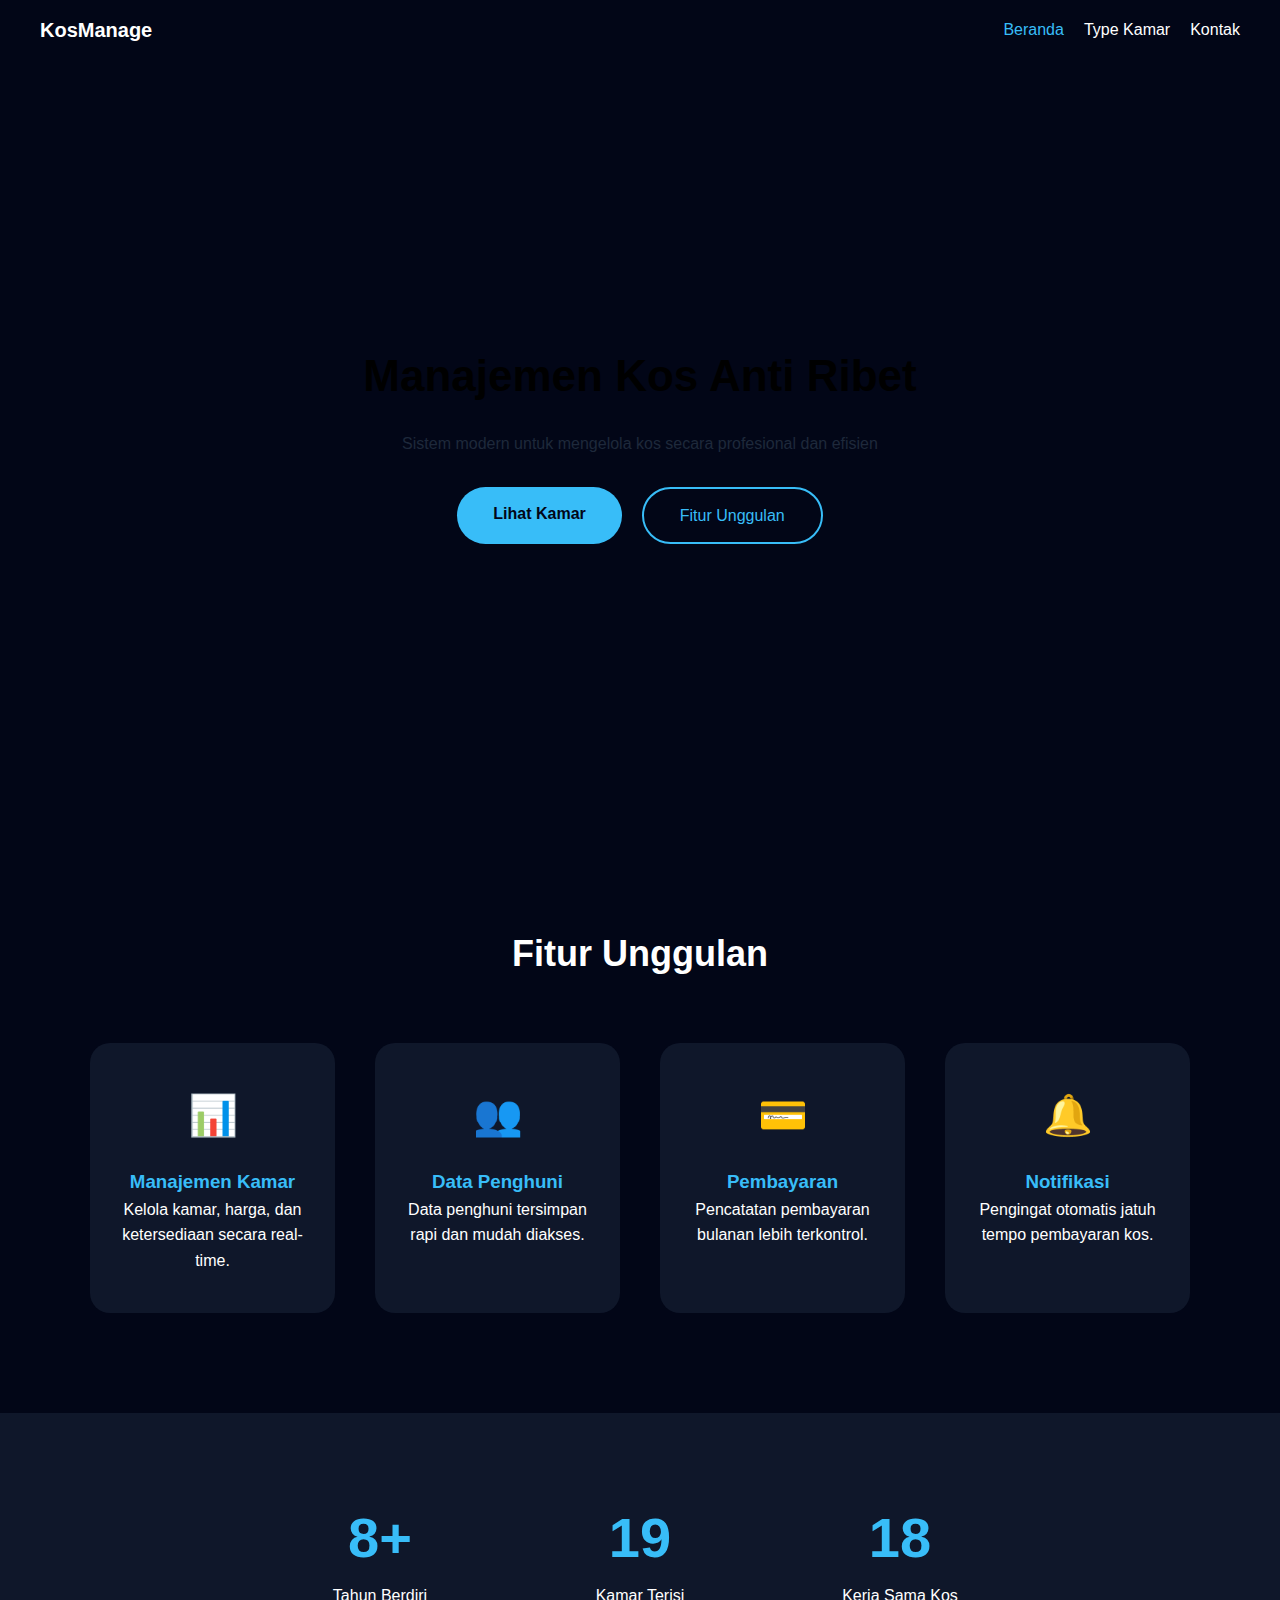
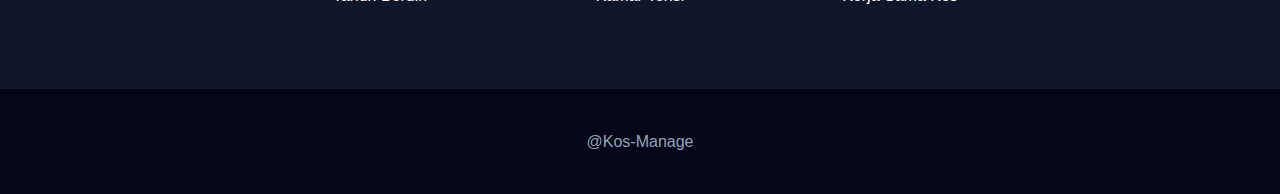
<file: index.html>
<!DOCTYPE html>
<html lang="id">
<head>
  <meta charset="UTF-8">
  <meta name="viewport" content="width=device-width, initial-scale=1.0">
  <title>KosManage</title>
  <link rel="stylesheet" href="style.css">
  <script src="script.js" defer></script>
</head>
<body>

<header class="nav">
  <h2>KosManage</h2>
  <div class="hamburger" onclick="toggleMenu()">
    <span></span><span></span><span></span>
  </div>
  <nav id="menu">
    <a class="active" href="index.html">Beranda</a>
    <a href="kamar.html">Type Kamar</a>
    <a href="kontak.html">Kontak</a>
  </nav>
</header>

<section class="hero"
  style="background-image:url('https://images.unsplash.com/photo-1522708323590-d24dbb6b0267');">
  <div class="hero-content">
    <h1 class="animated-title hero-title-dark">Manajemen Kos Anti Ribet</h1>
    <p class="hero-sub">Sistem modern untuk mengelola kos secara profesional dan efisien</p>
    
    <div class="hero-btn">
      <a href="kamar.html" class="btn-primary">Lihat Kamar</a>
      <a href="#fitur" class="btn-outline">Fitur Unggulan</a>
    </div>
  </div>
</section>

<section class="features" id="fitur">
  <h2 class="section-title">Fitur Unggulan</h2>

  <div class="feature-grid">
    <div class="feature-card">
      <span>📊</span>
      <h3>Manajemen Kamar</h3>
      <p>Kelola kamar, harga, dan ketersediaan secara real-time.</p>
    </div>
    <div class="feature-card">
      <span>👥</span>
      <h3>Data Penghuni</h3>
      <p>Data penghuni tersimpan rapi dan mudah diakses.</p>
    </div>
    <div class="feature-card">
      <span>💳</span>
      <h3>Pembayaran</h3>
      <p>Pencatatan pembayaran bulanan lebih terkontrol.</p>
    </div>
    <div class="feature-card">
      <span>🔔</span>
      <h3>Notifikasi</h3>
      <p>Pengingat otomatis jatuh tempo pembayaran kos.</p>
    </div>
  </div>
</section>

<section class="stats">
  <div class="stat-box">
    <h2 class="counter" data-target="8">0</h2>
    <p>Tahun Berdiri</p>
  </div>
  <div class="stat-box">
    <h2 class="counter" data-target="50">0</h2>
    <p>Kamar Terisi</p>
  </div>
  <div class="stat-box">
    <h2 class="counter" data-target="25">0</h2>
    <p>Kerja Sama Kos</p>
  </div>
</section>

<footer class="footer">
  <p>@Kos-Manage</p>
</footer>

</body>
</html>
</file>
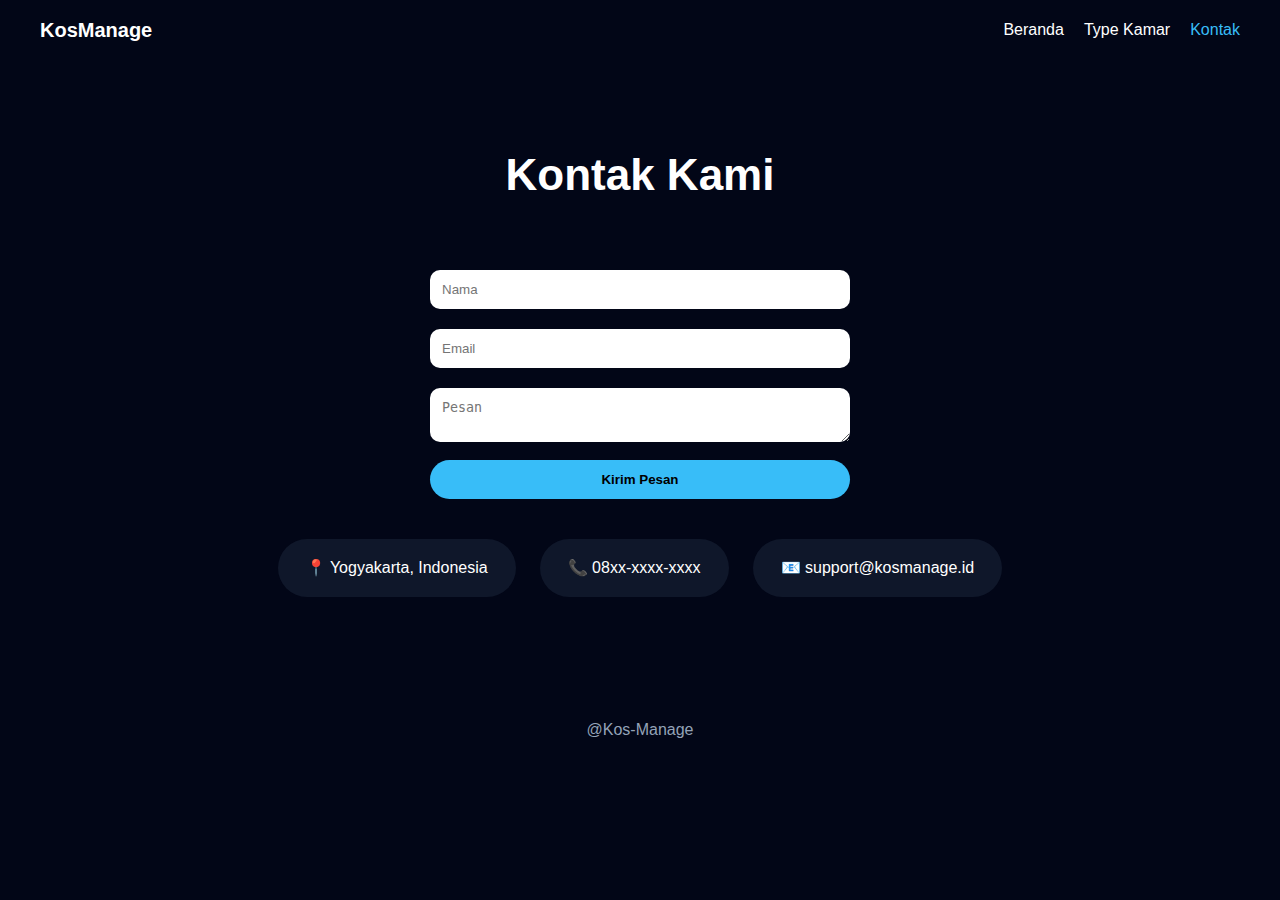
<file: kontak.html>
<!DOCTYPE html>
<html lang="id">
<head>
  <meta charset="UTF-8">
  <meta name="viewport" content="width=device-width, initial-scale=1.0">
  <title>Kontak | KosManage</title>
  <link rel="stylesheet" href="style.css">
  <script src="script.js" defer></script>
</head>
<body>

<header class="nav">
  <h2>KosManage</h2>
  <div class="hamburger" onclick="toggleMenu()">
    <span></span><span></span><span></span>
  </div>
  <nav id="menu">
    <a href="index.html">Beranda</a>
    <a href="kamar.html">Type Kamar</a>
    <a class="active" href="kontak.html">Kontak</a>
  </nav>
</header>

<section class="page">
  <h1 class="animated-title contact-title">Kontak Kami</h1>

  <form class="contact-form">
    <input type="text" placeholder="Nama" required>
    <input type="email" placeholder="Email" required>
    <textarea placeholder="Pesan"></textarea>
    <button type="submit">Kirim Pesan</button>
  </form>

  <div class="contact-badges">
    <div class="badge">
      📍 Yogyakarta, Indonesia<br>
    </div>
    <div class="badge">📞 08xx-xxxx-xxxx</div>
    <div class="badge">📧 support@kosmanage.id</div>
  </div>
</section>

<footer class="footer">
  <p>@Kos-Manage</p>
</footer>

</body>
</html>
</file>
<file: style.css>
/* =========================
   RESET & GLOBAL
========================= */
*{
  box-sizing:border-box;
  margin:0;
  padding:0;
}

body{
  font-family:Arial, sans-serif;
  background:#020617;
  color:white;
  line-height:1.6;
}

a{text-decoration:none}

/* =========================
   NAVBAR
========================= */
.nav{
  display:flex;
  justify-content:space-between;
  align-items:center;
  padding:14px 40px;
  background:#020617;
  position:sticky;
  top:0;
  z-index:1000;
}

.nav h2{
  font-size:20px;
}

.nav a{
  color:white;
  margin-left:20px;
}

.nav a.active{
  color:#38bdf8;
}

/* =========================
   HAMBURGER BUTTON
========================= */
.hamburger{
  display:none;
  flex-direction:column;
  gap:5px;
  padding:10px;
  background:#0f172a;
  border-radius:12px;
  cursor:pointer;
}
.hamburger span{
  width:22px;
  height:3px;
  background:white;
  border-radius:2px;
}

/* =========================
   MOBILE NAV
========================= */
nav{
  display:flex;
}

@media(max-width:768px){
  .hamburger{display:flex}

  nav{
    display:none;
    flex-direction:column;
    background:#020617;
    position:absolute;
    top:70px;
    right:0;
    width:100%;
    padding:20px;
    gap:14px;
  }

  nav.show{
    display:flex;
  }
}

/* =========================
   HERO
========================= */
.hero{
  height:85vh;
  background-size:cover;
  background-position:center;
  display:flex;
  justify-content:center;
  align-items:center;
}

.hero-content{
  text-align:center;
  max-width:700px;
  padding:0 20px;
}

.hero-title-dark{
  color:black;
}

.hero-sub{
  color:#1e293b;
  margin:20px 0 30px;
}

.hero-btn{
  display:flex;
  justify-content:center;
  gap:20px;
  flex-wrap:wrap;
}

/* =========================
   BUTTONS
========================= */
.btn-primary{
  background:#38bdf8;
  color:#020617;
  padding:14px 36px;
  border-radius:30px;
  font-weight:bold;
}
.btn-outline{
  border:2px solid #38bdf8;
  color:#38bdf8;
  padding:14px 36px;
  border-radius:30px;
}

/* =========================
   TITLES & ANIMATION
========================= */
.animated-title{
  font-size:44px;
  animation:pulse 3s infinite;
}
@keyframes pulse{
  0%{opacity:.4}
  50%{opacity:1}
  100%{opacity:.4}
}

/* =========================
   FEATURES
========================= */
.features{
  padding:100px 80px;
}
.section-title{
  text-align:center;
  font-size:36px;
  margin-bottom:60px;
}

.feature-grid{
  display:grid;
  grid-template-columns:repeat(auto-fit,minmax(220px,1fr));
  gap:40px;
  max-width:1100px;
  margin:auto;
}

.feature-card{
  background:#0f172a;
  padding:40px 30px;
  border-radius:20px;
  text-align:center;
  transition:.3s;
}
.feature-card span{
  font-size:40px;
  display:block;
  margin-bottom:20px;
}
.feature-card h3{
  color:#38bdf8;
}

@media(hover:hover){
  .feature-card:hover{
    transform:translateY(-10px);
  }
}

/* =========================
   STATS
========================= */
.stats{
  display:flex;
  justify-content:center;
  gap:80px;
  padding:80px;
  background:#0f172a;
  flex-wrap:wrap;
}
.stat-box{
  text-align:center;
  min-width:180px;
}
.stat-box h2{
  font-size:56px;
  color:#38bdf8;
}

/* =========================
   PAGE
========================= */
.page{
  padding:80px;
}
.page-kamar{
  padding:100px 80px;
}
.title-kamar,
.contact-title{
  text-align:center;
  margin-bottom:50px;
}

/* =========================
   TABS
========================= */
.tabs{
  display:flex;
  justify-content:center;
  gap:24px;
  flex-wrap:wrap;
  margin-bottom:60px;
}

.tab{
  padding:16px 32px;
  border-radius:22px;
  border:none;
  background:#0f172a;
  color:white;
  cursor:pointer;
}
.tab.active{
  background:#38bdf8;
  color:#020617;
}

/* =========================
   ROOMS
========================= */
.rooms{
  display:none;
  grid-template-columns:repeat(auto-fit,minmax(260px,1fr));
  gap:36px;
}
.rooms.active{
  display:grid;
}

.room-card{
  background:#0f172a;
  border-radius:18px;
  overflow:hidden;
  transition:.3s;
}

/* Hover desktop */
@media(hover:hover){
  .room-card:hover{
    transform:translateY(-10px);
    box-shadow:0 20px 40px rgba(0,0,0,.4);
  }
}

/* Touch mobile */
.room-card:active{
  transform:scale(.97);
  background:#111827;
}

.room-card img{
  width:100%;
  height:160px;
  object-fit:cover;
}

.room-card h3{
  margin:12px;
}

.room-card ul{
  padding:0 24px 20px;
  font-size:14px;
}

.harga{
  margin:10px 12px;
  color:#38bdf8;
}

/* =========================
   CONTACT
========================= */
.contact-form{
  max-width:420px;
  margin:auto;
}
.contact-form input,
.contact-form textarea{
  width:100%;
  padding:12px;
  margin:10px 0;
  border-radius:10px;
  border:none;
}
.contact-form button{
  width:100%;
  padding:12px;
  border:none;
  border-radius:30px;
  background:#38bdf8;
  font-weight:bold;
}

.contact-badges{
  display:flex;
  justify-content:center;
  gap:24px;
  flex-wrap:wrap;
  margin-top:40px;
}
.badge{
  background:#0f172a;
  padding:16px 28px;
  border-radius:30px;
  text-align:center;
}

.badge-btn{
  display:inline-block;
  margin-top:10px;
  padding:6px 16px;
  background:#38bdf8;
  color:#020617;
  border-radius:20px;
  font-size:13px;
}

/* =========================
   FOOTER
========================= */
.footer{
  text-align:center;
  padding:40px;
  color:#94a3b8;
}

/* =========================
   RESPONSIVE FINAL
========================= */
@media(max-width:1024px){
  .stats{gap:40px}
}

@media(max-width:768px){
  .features,
  .page,
  .page-kamar{
    padding:60px 24px;
  }

  .animated-title{
    font-size:34px;
  }

  .rooms{
    gap:28px;
  }
}

@media(max-width:480px){
  .animated-title{
    font-size:28px;
  }

  .room-card img{
    height:140px;
  }
}
</file>
